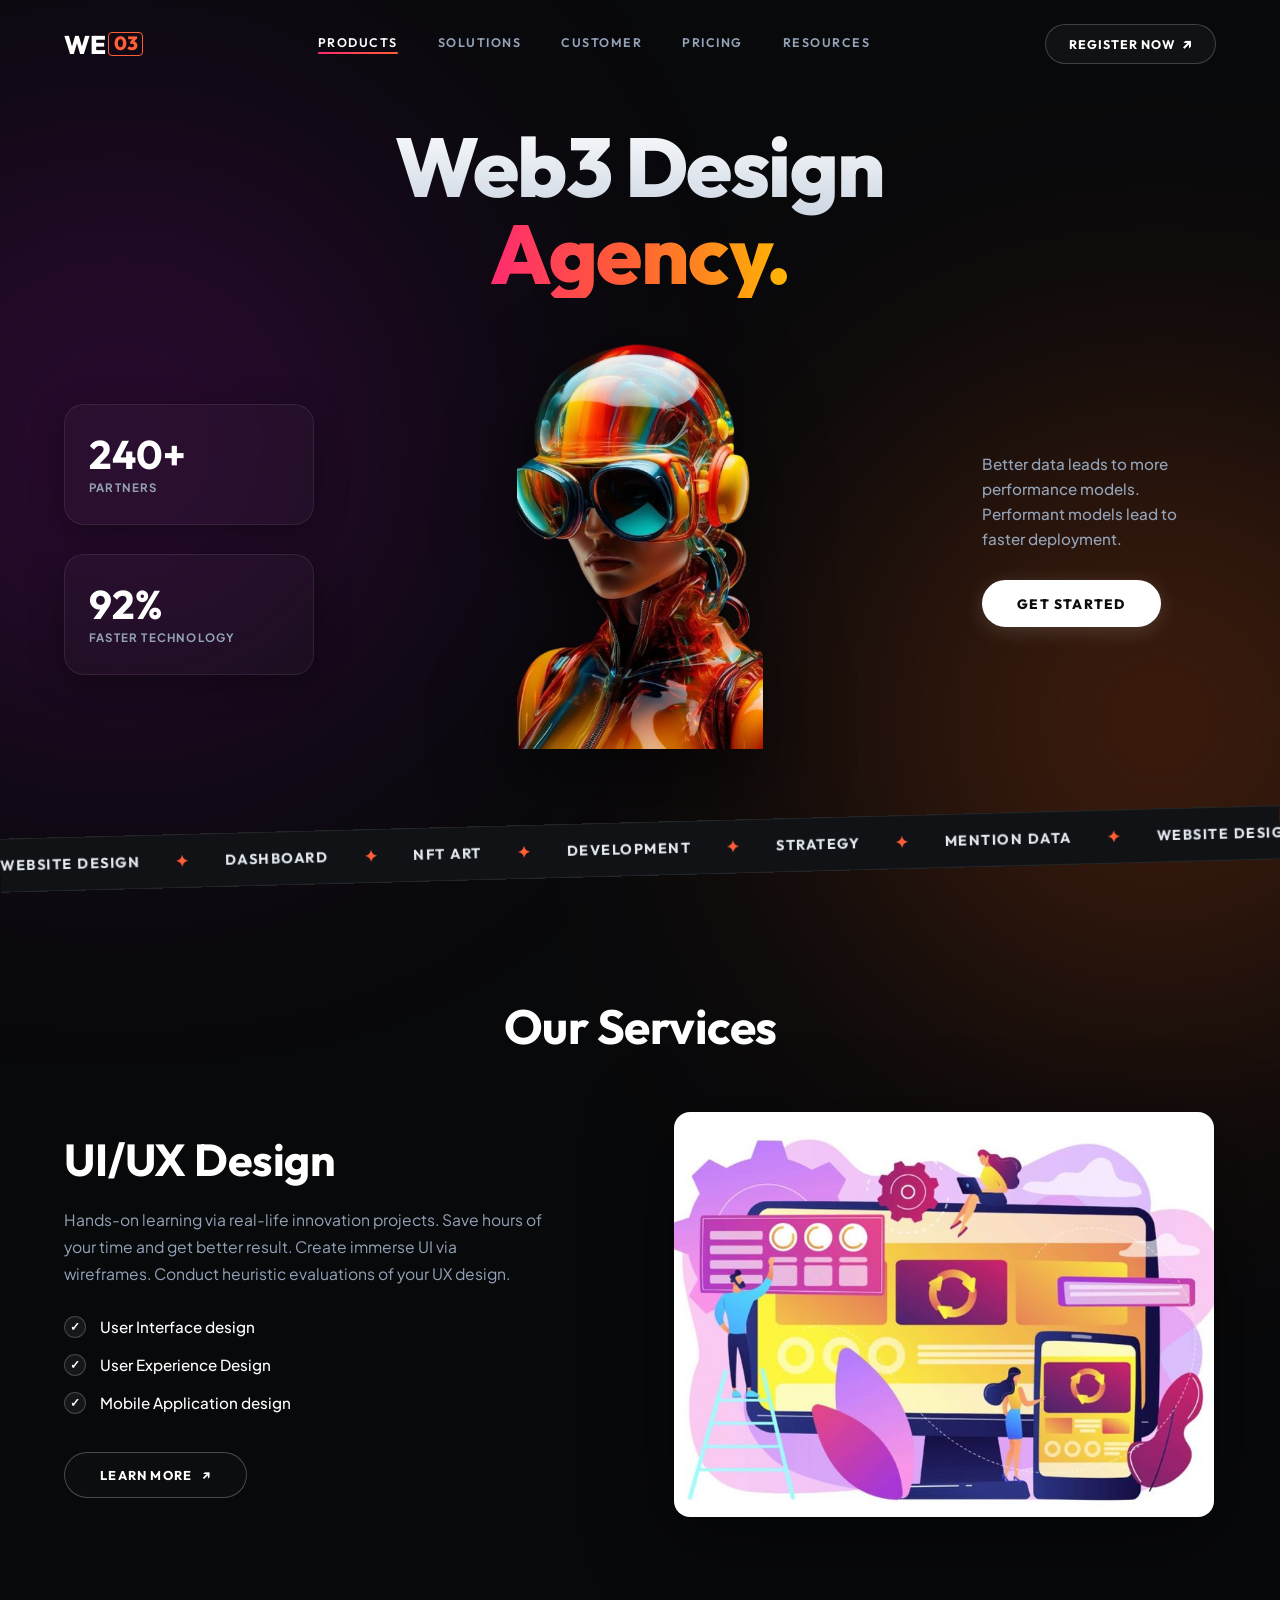
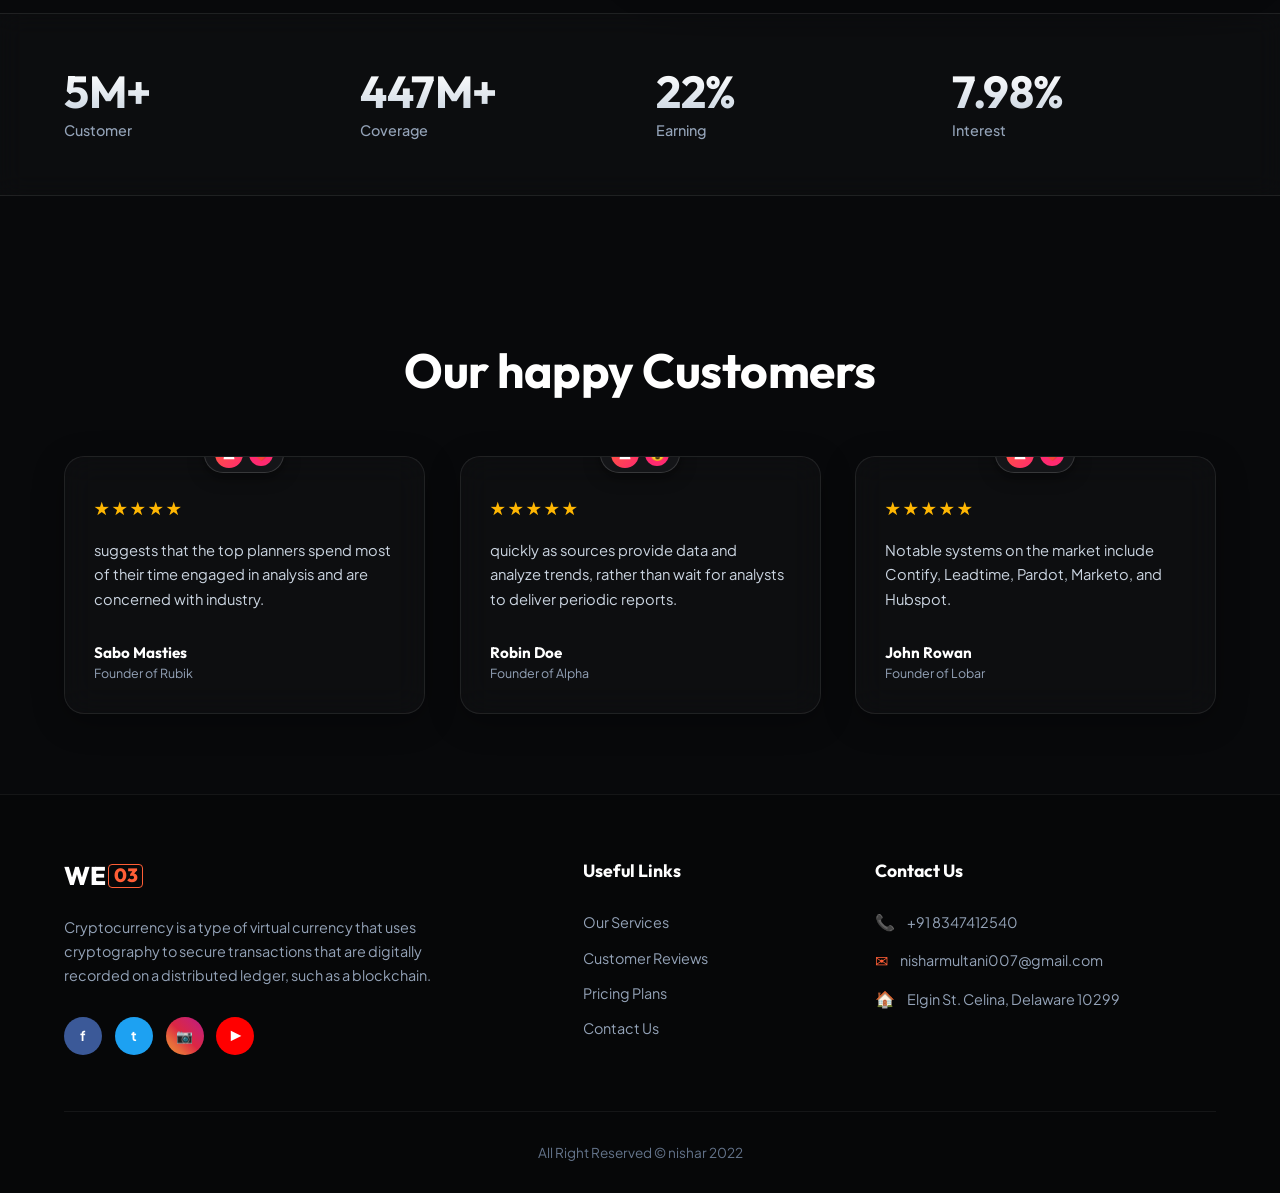
<file: index.html>
<!DOCTYPE html>
<html lang="en">

<head>
    <meta charset="UTF-8">
    <meta name="viewport" content="width=device-width, initial-scale=1.0">
    <title>WE03 - Web3 Design Agency</title>
    <meta name="description" content="WE03 is an elite Web3 Design Agency crafting high-performance decentralized interfaces, NFT art, dashboards, and digital experiences.">
    <link rel="preconnect" href="https://fonts.googleapis.com">
    <link rel="preconnect" href="https://fonts.gstatic.com" crossorigin>
    <link
        href="https://fonts.googleapis.com/css2?family=Outfit:wght@400;500;600;700;800&family=Plus+Jakarta+Sans:wght@400;500;600;700&display=swap"
        rel="stylesheet">
    <link rel="stylesheet" href="stylesheet.css">
</head>

<body>
    <div class="ambient-light light-left"></div>
    <div class="ambient-light light-right"></div>

    <div class="mobile-drawer" id="mobile-drawer" aria-hidden="true">
        <div class="mobile-nav-links">
            <a href="index.html" class="active">PRODUCTS</a>
            <a href="#services">SOLUTIONS</a>
            <a href="#testimonials">CUSTOMER</a>
            <a href="pricing.html">PRICING</a>
            <a href="#contact">RESOURCES</a>
        </div>
        <a href="pricing.html" class="btn-register">REGISTER NOW <span class="arrow">↗</span></a>
    </div>

    <div class="hero-viewport">
        <header>
            <div class="brand">
                <a href="index.html" class="brand-name">WE<span class="brand-highlight">03</span></a>
            </div>
            <nav>
                <a href="index.html" class="active">PRODUCTS</a>
                <a href="#services">SOLUTIONS</a>
                <a href="#testimonials">CUSTOMER</a>
                <a href="pricing.html">PRICING</a>
                <a href="#contact">RESOURCES</a>
            </nav>
            <div class="header-action">
                <a href="pricing.html" class="btn-register">REGISTER NOW <span class="arrow">↗</span></a>
            </div>
            <button class="menu-toggle" aria-label="Toggle navigation" aria-expanded="false" aria-controls="mobile-drawer">
                <span></span>
                <span></span>
                <span></span>
            </button>
        </header>

        <main class="hero-container">
            <h1 class="hero-title reveal-fade-up">
                <span class="title-white">Web3 Design</span><br>
                <span class="title-gradient">Agency.</span>
            </h1>

            <section class="hero-content">
                <div class="hero-left reveal-fade-right">
                    <div class="stat-card">
                        <h2 class="stat-number" data-counter="240" data-suffix="+">240+</h2>
                        <p class="stat-label">PARTNERS</p>
                    </div>
                    <div class="stat-card">
                        <h2 class="stat-number" data-counter="92" data-suffix="%">92%</h2>
                        <p class="stat-label">FASTER TECHNOLOGY</p>
                    </div>
                </div>

                <div class="hero-middle reveal-scale">
                    <div class="image-wrapper">
                        <img src="centre_f.png" alt="3D Web3 Artwork" class="hero-art">
                    </div>
                </div>

                <div class="hero-right reveal-fade-left">
                    <p class="hero-description">
                        Better data leads to more performance models. Performant models lead to faster deployment.
                    </p>
                    <a href="pricing.html" class="btn-primary">GET STARTED</a>
                </div>
            </section>
        </main>

        <div class="marquee-wrapper">
            <div class="marquee-track">
                <div class="marquee-content">
                    <span>Website Design</span> <span class="star">✦</span>
                    <span>Dashboard</span> <span class="star">✦</span>
                    <span>NFT ART</span> <span class="star">✦</span>
                    <span>Development</span> <span class="star">✦</span>
                    <span>Strategy</span> <span class="star">✦</span>
                    <span>Mention Data</span> <span class="star">✦</span>
                </div>
                <div class="marquee-content" aria-hidden="true">
                    <span>Website Design</span> <span class="star">✦</span>
                    <span>Dashboard</span> <span class="star">✦</span>
                    <span>NFT ART</span> <span class="star">✦</span>
                    <span>Development</span> <span class="star">✦</span>
                    <span>Strategy</span> <span class="star">✦</span>
                    <span>Mention Data</span> <span class="star">✦</span>
                </div>
            </div>
        </div>
    </div>

    <section id="services" class="our-services-section">
        <h2 class="section-title reveal-fade-up">Our Services</h2>
        <div class="service-card-container">
            <div class="service-info-col reveal-fade-right">
                <h3 class="service-heading">UI/UX Design</h3>
                <p class="service-description">
                    Hands-on learning via real-life innovation projects. Save hours of your time and get better result.
                    Create immerse UI via wireframes. Conduct heuristic evaluations of your UX design.
                </p>
                <ul class="service-checklist">
                    <li><span class="check-icon">✓</span> User Interface design</li>
                    <li><span class="check-icon">✓</span> User Experience Design</li>
                    <li><span class="check-icon">✓</span> Mobile Application design</li>
                </ul>
                <a href="pricing.html" class="btn-outline">LEARN MORE <span class="arrow">↗</span></a>
            </div>
            <div class="service-media-col reveal-fade-left">
                <img src="uiux.jpg" alt="UI/UX Design" class="service-image">
            </div>
        </div>
    </section>

    <section class="stats-banner-section">
        <div class="stats-banner-container">
            <div class="stat-banner-item reveal-fade-up delay-1">
                <h3 class="stat-banner-number" data-counter="5" data-suffix="M+">5M+</h3>
                <p class="stat-banner-label">Customer</p>
            </div>
            <div class="stat-banner-item reveal-fade-up delay-2">
                <h3 class="stat-banner-number" data-counter="450" data-suffix="M+">450M+</h3>
                <p class="stat-banner-label">Coverage</p>
            </div>
            <div class="stat-banner-item reveal-fade-up delay-3">
                <h3 class="stat-banner-number" data-counter="22" data-suffix="%">22%</h3>
                <p class="stat-banner-label">Earning</p>
            </div>
            <div class="stat-banner-item reveal-fade-up delay-4">
                <h3 class="stat-banner-number" data-counter="8.03" data-suffix="%">8.03%</h3>
                <p class="stat-banner-label">Interest</p>
            </div>
        </div>
    </section>

    <section id="testimonials" class="testimonials-section">
        <h2 class="section-title reveal-fade-up">Our happy Customers</h2>
        <div class="testimonials-grid">
            <div class="testimonial-card reveal-fade-up delay-1">
                <div class="avatar-badge">
                    <div class="avatar-img">
                        <svg width="16" height="16" viewBox="0 0 24 24" fill="currentColor">
                            <path
                                d="M12 12c2.21 0 4-1.79 4-4s-1.79-4-4-4-4 1.79-4 4 1.79 4 4 4zm0 2c-2.67 0-8 1.34-8 4v2h16v-2c0-2.66-5.33-4-8-4z" />
                        </svg>
                    </div>
                    <div class="reaction-badge">❤️</div>
                </div>
                <div class="rating-stars">★★★★★</div>
                <p class="testimonial-text">
                    suggests that the top planners spend most of their time engaged in analysis and are concerned with
                    industry.
                </p>
                <div class="testimonial-author">
                    <h4 class="author-name">Sabo Masties</h4>
                    <p class="author-role">Founder of Rubik</p>
                </div>
            </div>

            <div class="testimonial-card reveal-fade-up delay-2">
                <div class="avatar-badge">
                    <div class="avatar-img">
                        <svg width="16" height="16" viewBox="0 0 24 24" fill="currentColor">
                            <path
                                d="M12 12c2.21 0 4-1.79 4-4s-1.79-4-4-4-4 1.79-4 4 1.79 4 4 4zm0 2c-2.67 0-8 1.34-8 4v2h16v-2c0-2.66-5.33-4-8-4z" />
                        </svg>
                    </div>
                    <div class="reaction-badge">😍</div>
                </div>
                <div class="rating-stars">★★★★★</div>
                <p class="testimonial-text">
                    quickly as sources provide data and analyze trends, rather than wait for analysts to deliver
                    periodic reports.
                </p>
                <div class="testimonial-author">
                    <h4 class="author-name">Robin Doe</h4>
                    <p class="author-role">Founder of Alpha</p>
                </div>
            </div>

            <div class="testimonial-card reveal-fade-up delay-3">
                <div class="avatar-badge">
                    <div class="avatar-img">
                        <svg width="16" height="16" viewBox="0 0 24 24" fill="currentColor">
                            <path
                                d="M12 12c2.21 0 4-1.79 4-4s-1.79-4-4-4-4 1.79-4 4 1.79 4 4 4zm0 2c-2.67 0-8 1.34-8 4v2h16v-2c0-2.66-5.33-4-8-4z" />
                        </svg>
                    </div>
                    <div class="reaction-badge">❤️</div>
                </div>
                <div class="rating-stars">★★★★★</div>
                <p class="testimonial-text">
                    Notable systems on the market include Contify, Leadtime, Pardot, Marketo, and Hubspot.
                </p>
                <div class="testimonial-author">
                    <h4 class="author-name">John Rowan</h4>
                    <p class="author-role">Founder of Lobar</p>
                </div>
            </div>
        </div>
    </section>

    <footer id="contact" class="site-footer">
        <div class="footer-container">
            <div class="footer-col brand-col">
                <a href="index.html" class="brand-name">WE<span class="brand-highlight">03</span></a>
                <p class="footer-description">
                    Cryptocurrency is a type of virtual currency that uses cryptography to secure transactions that are
                    digitally recorded on a distributed ledger, such as a blockchain.
                </p>
                <div class="social-links">
                    <a href="#" class="social-icon fb" aria-label="Facebook">f</a>
                    <a href="#" class="social-icon tw" aria-label="Twitter">t</a>
                    <a href="#" class="social-icon ig" aria-label="Instagram">📷</a>
                    <a href="#" class="social-icon yt" aria-label="YouTube">▶</a>
                </div>
            </div>

            <div class="footer-col links-col">
                <h4 class="footer-heading">Useful Links</h4>
                <ul class="footer-links">
                    <li><a href="#services">Our Services</a></li>
                    <li><a href="#testimonials">Customer Reviews</a></li>
                    <li><a href="pricing.html">Pricing Plans</a></li>
                    <li><a href="#contact">Contact Us</a></li>
                </ul>
            </div>

            <div class="footer-col contact-col">
                <h4 class="footer-heading">Contact Us</h4>
                <ul class="contact-info">
                    <li><span class="contact-icon">📞</span> +91 8347412540</li>
                    <li><span class="contact-icon">✉</span> nisharmultani007@gmail.com</li>
                    <li><span class="contact-icon">🏠</span> Elgin St. Celina, Delaware 10299</li>
                </ul>
            </div>
        </div>

        <div class="footer-bottom">
            <p>All Right Reserved © nishar 2022</p>
        </div>
    </footer>

    <script src="app.js"></script>
</body>

</html>
</file>
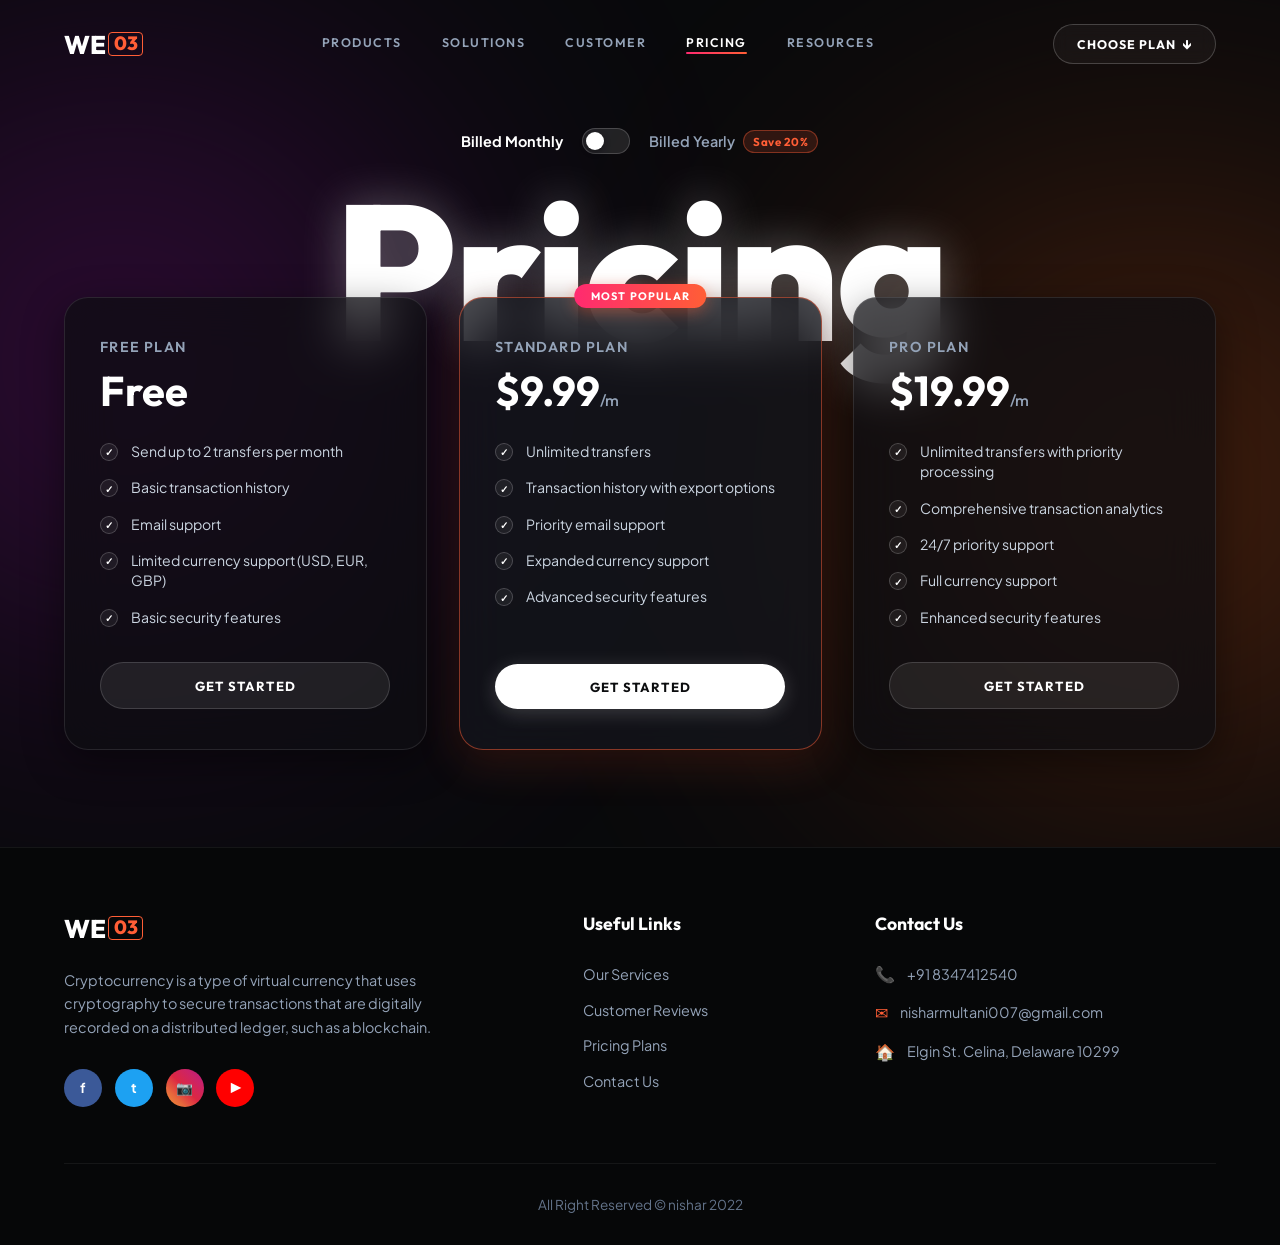
<file: pricing.html>
<!DOCTYPE html>
<html lang="en">

<head>
    <meta charset="UTF-8">
    <meta name="viewport" content="width=device-width, initial-scale=1.0">
    <title>WE03 - Transparent Pricing</title>
    <meta name="description" content="Transparent pricing plans for decentralized product design, tokenomics interfaces, NFT collections, and Web3 strategy.">
    <link rel="preconnect" href="https://fonts.googleapis.com">
    <link rel="preconnect" href="https://fonts.gstatic.com" crossorigin>
    <link
        href="https://fonts.googleapis.com/css2?family=Outfit:wght@400;500;600;700;800&family=Plus+Jakarta+Sans:wght@400;500;600;700&display=swap"
        rel="stylesheet">
    <link rel="stylesheet" href="pricing.css">
</head>

<body>
    <div class="ambient-light light-left"></div>
    <div class="ambient-light light-right"></div>

    <div class="mobile-drawer" id="mobile-drawer" aria-hidden="true">
        <div class="mobile-nav-links">
            <a href="index.html">PRODUCTS</a>
            <a href="index.html#services">SOLUTIONS</a>
            <a href="index.html#testimonials">CUSTOMER</a>
            <a href="pricing.html" class="active">PRICING</a>
            <a href="#contact">RESOURCES</a>
        </div>
        <a href="#plans" class="btn-register">CHOOSE PLAN <span class="arrow">↓</span></a>
    </div>

    <header>
        <div class="brand">
            <a href="index.html" class="brand-name">WE<span class="brand-highlight">03</span></a>
        </div>
        <nav>
            <a href="index.html">PRODUCTS</a>
            <a href="index.html#services">SOLUTIONS</a>
            <a href="index.html#testimonials">CUSTOMER</a>
            <a href="pricing.html" class="active">PRICING</a>
            <a href="#contact">RESOURCES</a>
        </nav>
        <div class="header-action">
            <a href="#plans" class="btn-register">CHOOSE PLAN <span class="arrow">↓</span></a>
        </div>
        <button class="menu-toggle" aria-label="Toggle navigation" aria-expanded="false" aria-controls="mobile-drawer">
            <span></span>
            <span></span>
            <span></span>
        </button>
    </header>

    <main class="pricing-stage" id="plans">
        <div class="pricing-toggle-bar reveal-fade-up">
            <span class="toggle-label monthly-label active">Billed Monthly</span>
            <label class="switch">
                <input type="checkbox" id="billing-toggle" aria-label="Toggle Monthly and Yearly Billing">
                <span class="slider"></span>
            </label>
            <span class="toggle-label yearly-label">
                Billed Yearly
                <span class="discount-badge">Save 20%</span>
            </span>
        </div>

        <div class="pricing-hero-wrap">
            <h1 class="bg-word reveal-scale">Pricing</h1>

            <div class="cards">
                <div class="card reveal-fade-up delay-1">
                    <div class="plan-name">Free plan</div>
                    <div class="price" data-monthly="Free" data-yearly="Free">Free</div>
                    <ul class="features">
                        <li><span class="check-icon">✓</span> Send up to 2 transfers per month</li>
                        <li><span class="check-icon">✓</span> Basic transaction history</li>
                        <li><span class="check-icon">✓</span> Email support</li>
                        <li><span class="check-icon">✓</span> Limited currency support (USD, EUR, GBP)</li>
                        <li><span class="check-icon">✓</span> Basic security features</li>
                    </ul>
                    <a href="#" class="btn-plan">Get started</a>
                </div>

                <div class="card featured reveal-fade-up delay-2">
                    <div class="featured-badge">Most popular</div>
                    <div class="plan-name">Standard plan</div>
                    <div class="price" data-monthly="9.99" data-yearly="7.99">$9.99<span>/m</span></div>
                    <ul class="features">
                        <li><span class="check-icon">✓</span> Unlimited transfers</li>
                        <li><span class="check-icon">✓</span> Transaction history with export options</li>
                        <li><span class="check-icon">✓</span> Priority email support</li>
                        <li><span class="check-icon">✓</span> Expanded currency support</li>
                        <li><span class="check-icon">✓</span> Advanced security features</li>
                    </ul>
                    <a href="#" class="btn-plan primary">Get started</a>
                </div>

                <div class="card reveal-fade-up delay-3">
                    <div class="plan-name">Pro plan</div>
                    <div class="price" data-monthly="19.99" data-yearly="15.99">$19.99<span>/m</span></div>
                    <ul class="features">
                        <li><span class="check-icon">✓</span> Unlimited transfers with priority processing</li>
                        <li><span class="check-icon">✓</span> Comprehensive transaction analytics</li>
                        <li><span class="check-icon">✓</span> 24/7 priority support</li>
                        <li><span class="check-icon">✓</span> Full currency support</li>
                        <li><span class="check-icon">✓</span> Enhanced security features</li>
                    </ul>
                    <a href="#" class="btn-plan">Get started</a>
                </div>
            </div>
        </div>
    </main>

    <footer id="contact" class="site-footer">
        <div class="footer-container">
            <div class="footer-col brand-col">
                <a href="index.html" class="brand-name">WE<span class="brand-highlight">03</span></a>
                <p class="footer-description">
                    Cryptocurrency is a type of virtual currency that uses cryptography to secure transactions that are
                    digitally recorded on a distributed ledger, such as a blockchain.
                </p>
                <div class="social-links">
                    <a href="#" class="social-icon fb" aria-label="Facebook">f</a>
                    <a href="#" class="social-icon tw" aria-label="Twitter">t</a>
                    <a href="#" class="social-icon ig" aria-label="Instagram">📷</a>
                    <a href="#" class="social-icon yt" aria-label="YouTube">▶</a>
                </div>
            </div>

            <div class="footer-col links-col">
                <h4 class="footer-heading">Useful Links</h4>
                <ul class="footer-links">
                    <li><a href="index.html#services">Our Services</a></li>
                    <li><a href="index.html#testimonials">Customer Reviews</a></li>
                    <li><a href="pricing.html">Pricing Plans</a></li>
                    <li><a href="#contact">Contact Us</a></li>
                </ul>
            </div>

            <div class="footer-col contact-col">
                <h4 class="footer-heading">Contact Us</h4>
                <ul class="contact-info">
                    <li><span class="contact-icon">📞</span> +91 8347412540</li>
                    <li><span class="contact-icon">✉</span> nisharmultani007@gmail.com</li>
                    <li><span class="contact-icon">🏠</span> Elgin St. Celina, Delaware 10299</li>
                </ul>
            </div>
        </div>

        <div class="footer-bottom">
            <p>All Right Reserved © nishar 2022</p>
        </div>
    </footer>

    <script src="app.js"></script>
</body>

</html>
</file>
<file: stylesheet.css>
/* ==========================================================================
   WE03 - Web3 Design Agency Stylesheet
   Modern Responsive Layouts, Glassmorphism, & Rich Animations
   ========================================================================== */

* {
    margin: 0;
    padding: 0;
    box-sizing: border-box;
}

:root {
    --bg-color: #08090b;
    --font-heading: 'Outfit', sans-serif;
    --font-body: 'Plus Jakarta Sans', sans-serif;
    --color-text-main: #ffffff;
    --color-text-muted: #94a3b8;
    --accent-orange: #ff5e36;
    --accent-pink: #ff2a70;
    --accent-yellow: #ffb703;
    --accent-purple: #7209b7;
    --ease-out-expo: cubic-bezier(0.16, 1, 0.3, 1);
}

html {
    scroll-behavior: smooth;
    overflow-x: hidden;
}

body {
    background-color: var(--bg-color);
    color: var(--color-text-main);
    font-family: var(--font-body);
    min-height: 100vh;
    position: relative;
    overflow-x: hidden;
    width: 100%;
    max-width: 100vw;
    display: flex;
    flex-direction: column;
    justify-content: space-between;
}

body.no-scroll {
    overflow: hidden;
    height: 100vh;
    touch-action: none;
}

/* ==========================================================================
   Ambient Background Glows with Pulse Animation
   ========================================================================== */
.ambient-light {
    position: absolute;
    width: 600px;
    height: 600px;
    border-radius: 50%;
    filter: blur(150px);
    pointer-events: none;
    z-index: 0;
    opacity: 0.28;
    animation: ambientFloat 14s ease-in-out infinite alternate;
}

.light-left {
    top: 5%;
    left: -180px;
    background: radial-gradient(circle, #b5179e 0%, #7209b7 100%);
}

.light-right {
    top: 15%;
    right: -180px;
    background: radial-gradient(circle, #f77f00 0%, #d62828 100%);
    animation-delay: -7s;
}

@keyframes ambientFloat {
    0% {
        transform: translate(0, 0) scale(1);
        opacity: 0.25;
    }

    50% {
        transform: translate(40px, -30px) scale(1.15);
        opacity: 0.38;
    }

    100% {
        transform: translate(-30px, 35px) scale(0.95);
        opacity: 0.22;
    }
}

/* ==========================================================================
   Header & Navigation
   ========================================================================== */
.hero-viewport {
    min-height: 100vh;
    display: flex;
    flex-direction: column;
    justify-content: space-between;
    position: relative;
    padding-top: 90px;
}

header {
    position: fixed;
    top: 0;
    z-index: 100;
    display: flex;
    align-items: center;
    justify-content: space-between;
    padding: 1.5rem 4rem;
    max-width: 14000px;
    margin: 0 auto;
    width: 100%;
    transition: background-color 0.3s ease, backdrop-filter 0.3s ease, border-bottom 0.3s ease, padding 0.3s ease;
}

header.scrolled {
    background: rgba(8, 9, 11, 0.85);
    backdrop-filter: blur(20px);
    -webkit-backdrop-filter: blur(20px);
    border-bottom: 1px solid rgba(255, 255, 255, 0.08);
    padding: 1rem 4rem;
}

.brand-name {
    font-family: var(--font-heading);
    color: #ffffff;
    text-decoration: none;
    font-size: 1.6rem;
    font-weight: 800;
    letter-spacing: -0.5px;
    display: inline-flex;
    align-items: center;
    transition: transform 0.3s ease;
}

.brand-name:hover {
    transform: scale(1.03);
}

.brand-highlight {
    color: var(--accent-orange);
    border: 1.5px solid var(--accent-orange);
    padding: 1px 5px;
    border-radius: 4px;
    margin-left: 3px;
    font-size: 1.2rem;
    line-height: 1;
    transition: all 0.3s ease;
}

.brand-name:hover .brand-highlight {
    background: var(--accent-orange);
    color: #08090b;
    box-shadow: 0 0 12px rgba(255, 94, 54, 0.6);
}

nav {
    display: flex;
    gap: 2.5rem;
    align-items: center;
}

nav a {
    color: #94a3b8;
    text-decoration: none;
    font-family: var(--font-heading);
    font-size: 0.78rem;
    font-weight: 600;
    letter-spacing: 1.5px;
    text-transform: uppercase;
    position: relative;
    padding-bottom: 4px;
    transition: color 0.3s ease;
}

nav a::after {
    content: '';
    position: absolute;
    bottom: 0;
    left: 0;
    width: 0;
    height: 2px;
    background: linear-gradient(90deg, var(--accent-pink), var(--accent-orange));
    transition: width 0.3s var(--ease-out-expo);
    border-radius: 2px;
}

nav a:hover,
nav a.active {
    color: #ffffff;
}

nav a:hover::after,
nav a.active::after {
    width: 100%;
}

.header-action {
    display: flex;
    align-items: center;
}

.btn-register {
    color: #ffffff;
    text-decoration: none;
    font-family: var(--font-heading);
    font-size: 0.78rem;
    font-weight: 700;
    letter-spacing: 1px;
    text-transform: uppercase;
    padding: 0.6rem 1.4rem;
    border-radius: 50px;
    border: 1px solid rgba(255, 255, 255, 0.2);
    background: rgba(255, 255, 255, 0.04);
    backdrop-filter: blur(8px);
    -webkit-backdrop-filter: blur(8px);
    display: inline-flex;
    align-items: center;
    gap: 6px;
    position: relative;
    overflow: hidden;
    transition: all 0.3s ease;
}

.btn-register:hover {
    border-color: rgba(255, 255, 255, 0.5);
    background: rgba(255, 255, 255, 0.1);
    transform: translateY(-2px);
    box-shadow: 0 4px 15px rgba(255, 255, 255, 0.1);
}

.btn-register .arrow {
    font-size: 0.95rem;
    transition: transform 0.3s ease;
}

.btn-register:hover .arrow {
    transform: translate(2px, -2px);
}

/* Shimmer Light Sweep on Buttons */
.btn-primary,
.btn-outline,
.btn-register {
    position: relative;
    overflow: hidden;
}

.btn-primary::after,
.btn-outline::after,
.btn-register::after {
    content: '';
    position: absolute;
    top: -50%;
    left: -70%;
    width: 45%;
    height: 200%;
    background: linear-gradient(60deg,
            rgba(255, 255, 255, 0) 0%,
            rgba(255, 255, 255, 0.3) 50%,
            rgba(255, 255, 255, 0) 100%);
    transform: rotate(25deg);
    transition: left 0.7s var(--ease-out-expo);
    pointer-events: none;
}

.btn-primary:hover::after,
.btn-outline:hover::after,
.btn-register:hover::after {
    left: 135%;
}

/* Hamburger Menu Button (Mobile) */
.menu-toggle {
    display: none;
    flex-direction: column;
    justify-content: space-between;
    width: 32px;
    height: 22px;
    background: transparent;
    border: none;
    cursor: pointer;
    padding: 0;
    z-index: 1001;
}

.menu-toggle span {
    display: block;
    width: 100%;
    height: 2.5px;
    background: #ffffff;
    border-radius: 4px;
    transition: all 0.35s var(--ease-out-expo);
    transform-origin: left center;
}

.menu-toggle.active span:nth-child(1) {
    transform: rotate(45deg) translate(2px, -1px);
}

.menu-toggle.active span:nth-child(2) {
    opacity: 0;
    transform: scaleX(0);
}

.menu-toggle.active span:nth-child(3) {
    transform: rotate(-45deg) translate(2px, 1px);
}

/* Mobile Drawer Overlay */
.mobile-drawer {
    position: fixed;
    top: 0;
    left: 0;
    width: 100vw;
    height: 100vh;
    background: rgba(8, 9, 11, 0.96);
    backdrop-filter: blur(25px);
    -webkit-backdrop-filter: blur(25px);
    z-index: 999;
    display: flex;
    flex-direction: column;
    justify-content: center;
    align-items: center;
    padding: 2.5rem 1.5rem;
    opacity: 0;
    pointer-events: none;
    visibility: hidden;
    transition: opacity 0.35s var(--ease-out-expo), visibility 0.35s;
}

.mobile-drawer.open {
    opacity: 1;
    pointer-events: auto;
    visibility: visible;
}

.mobile-nav-links {
    display: flex;
    flex-direction: column;
    align-items: center;
    gap: 1.8rem;
    margin-bottom: 2.5rem;
}

.mobile-nav-links a {
    font-family: var(--font-heading);
    font-size: 1.4rem;
    font-weight: 700;
    letter-spacing: 2px;
    color: #94a3b8;
    text-decoration: none;
    text-transform: uppercase;
    transform: translateY(20px);
    opacity: 0;
    transition: color 0.3s ease, transform 0.4s var(--ease-out-expo), opacity 0.4s;
}

.mobile-drawer.open .mobile-nav-links a {
    transform: translateY(0);
    opacity: 1;
}

.mobile-drawer.open .mobile-nav-links a:nth-child(1) {
    transition-delay: 0.08s;
}

.mobile-drawer.open .mobile-nav-links a:nth-child(2) {
    transition-delay: 0.14s;
}

.mobile-drawer.open .mobile-nav-links a:nth-child(3) {
    transition-delay: 0.20s;
}

.mobile-drawer.open .mobile-nav-links a:nth-child(4) {
    transition-delay: 0.26s;
}

.mobile-drawer.open .mobile-nav-links a:nth-child(5) {
    transition-delay: 0.32s;
}

.mobile-drawer .btn-register {
    transform: translateY(20px);
    opacity: 0;
    transition: transform 0.4s var(--ease-out-expo), opacity 0.4s;
    transition-delay: 0.38s;
}

.mobile-drawer.open .btn-register {
    transform: translateY(0);
    opacity: 1;
}

.mobile-nav-links a:hover,
.mobile-nav-links a.active {
    color: #ffffff;
    transform: scale(1.05);
}

/* ==========================================================================
   Hero Container & Content
   ========================================================================== */
.hero-container {
    position: relative;
    z-index: 5;
    max-width: 1400px;
    margin: 0 auto;
    width: 100%;
    padding: 1.5rem 4rem 2.5rem 4rem;
    display: flex;
    flex-direction: column;
    align-items: center;
    justify-content: center;
    flex: 1;
}

.hero-title {
    text-align: center;
    font-family: var(--font-heading);
    font-size: clamp(3rem, 6.5vw, 5.2rem);
    font-weight: 800;
    line-height: 1.05;
    margin-bottom: 2rem;
    letter-spacing: -1.5px;
}

.title-white {
    background: linear-gradient(180deg, #ffffff 0%, #cbd5e1 100%);
    -webkit-background-clip: text;
    -webkit-text-fill-color: transparent;
}

.title-gradient {
    background: linear-gradient(90deg, #ff2a70 0%, #ff5e36 45%, #ffb703 100%);
    -webkit-background-clip: text;
    -webkit-text-fill-color: transparent;
    display: inline-block;
}

.hero-content {
    width: 100%;
    display: grid;
    grid-template-columns: minmax(220px, 250px) 1fr minmax(220px, 250px);
    align-items: center;
    gap: 2.5rem;
}

.hero-left {
    display: flex;
    flex-direction: column;
    gap: 1.8rem;
}

/* Spotlight Glowing Stat Card */
.stat-card {
    background: rgba(255, 255, 255, 0.025);
    backdrop-filter: blur(16px);
    -webkit-backdrop-filter: blur(16px);
    border: 1px solid rgba(255, 255, 255, 0.08);
    border-radius: 20px;
    padding: 1.8rem 1.5rem;
    box-shadow: 0 8px 32px 0 rgba(0, 0, 0, 0.37);
    transition: transform 0.4s var(--ease-out-expo), border-color 0.4s ease, box-shadow 0.4s ease;
    position: relative;
    overflow: hidden;
}

.stat-card::before {
    content: '';
    position: absolute;
    top: var(--mouse-y, -150px);
    left: var(--mouse-x, -150px);
    transform: translate(-50%, -50%);
    width: 250px;
    height: 250px;
    background: radial-gradient(circle, rgba(255, 94, 54, 0.16) 0%, rgba(255, 42, 112, 0.05) 40%, transparent 70%);
    border-radius: 50%;
    opacity: 0;
    pointer-events: none;
    transition: opacity 0.3s ease;
    z-index: 0;
}

.stat-card:hover::before {
    opacity: 1;
}

.stat-card>* {
    position: relative;
    z-index: 1;
}

.stat-card:hover {
    transform: translateY(-6px);
    border-color: rgba(255, 94, 54, 0.35);
    box-shadow: 0 14px 40px rgba(0, 0, 0, 0.5), 0 0 20px rgba(255, 94, 54, 0.12);
}

.stat-number {
    font-family: var(--font-heading);
    font-size: 2.5rem;
    font-weight: 700;
    color: #ffffff;
    margin-bottom: 0.4rem;
    line-height: 1;
}

.stat-label {
    font-size: 0.72rem;
    font-weight: 700;
    color: #94a3b8;
    letter-spacing: 1.2px;
    text-transform: uppercase;
}

.hero-middle {
    display: flex;
    justify-content: center;
    align-items: center;
    position: relative;
    width: 100%;
}

.image-wrapper {
    position: relative;
    max-width: 380px;
    width: 100%;
    display: flex;
    justify-content: center;
}

.hero-art {
    width: 100%;
    height: auto;
    max-height: 420px;
    object-fit: contain;
    display: block;
    filter: drop-shadow(0 20px 40px rgba(0, 0, 0, 0.6));
    animation: float 6s ease-in-out infinite;
    transition: transform 0.5s var(--ease-out-expo), filter 0.5s ease;
}

.hero-middle:hover .hero-art {
    filter: drop-shadow(0 25px 50px rgba(255, 94, 54, 0.35));
}

@keyframes float {

    0%,
    100% {
        transform: translateY(0px) rotate(0deg);
    }

    50% {
        transform: translateY(-14px) rotate(1.2deg);
    }
}

.hero-right {
    display: flex;
    flex-direction: column;
    align-items: flex-start;
    gap: 1.8rem;
    padding-left: 1rem;
}

.hero-description {
    font-size: 0.95rem;
    line-height: 1.65;
    color: #94a3b8;
    font-weight: 500;
}

.btn-primary {
    display: inline-flex;
    align-items: center;
    justify-content: center;
    background-color: #ffffff;
    color: #0c0d0f;
    font-family: var(--font-heading);
    font-weight: 800;
    font-size: 0.85rem;
    letter-spacing: 1.2px;
    padding: 0.9rem 2.2rem;
    border-radius: 50px;
    text-decoration: none;
    text-transform: uppercase;
    transition: all 0.3s ease;
    box-shadow: 0 4px 20px rgba(255, 255, 255, 0.15);
}

.btn-primary:hover {
    background-color: #f1f5f9;
    transform: translateY(-3px);
    box-shadow: 0 10px 30px rgba(255, 255, 255, 0.28);
}

/* ==========================================================================
   Marquee Banner
   ========================================================================== */
.marquee-wrapper {
    width: 100%;
    max-width: 100%;
    background: #111215;
    border-top: 1px solid rgba(255, 255, 255, 0.08);
    border-bottom: 1px solid rgba(255, 255, 255, 0.08);
    padding: 1rem 0;
    transform: rotate(-1.5deg);
    overflow: hidden;
    position: relative;
    z-index: 10;
    margin: 1.5rem 0;
}

.marquee-track {
    display: flex;
    width: max-content;
    animation: marquee 25s linear infinite;
    transition: animation-play-state 0.3s;
}

.marquee-track:hover {
    animation-play-state: paused;
}

.marquee-content {
    display: flex;
    align-items: center;
    gap: 2.2rem;
    padding-right: 2.2rem;
    white-space: nowrap;
}

.marquee-content span {
    font-family: var(--font-heading);
    font-size: 0.9rem;
    font-weight: 700;
    letter-spacing: 1.5px;
    text-transform: uppercase;
    color: #e2e8f0;
}

.marquee-content .star {
    color: var(--accent-orange);
    font-size: 1rem;
    display: inline-block;
    animation: starPulse 3s ease-in-out infinite;
}

@keyframes starPulse {

    0%,
    100% {
        transform: scale(1) rotate(0deg);
        opacity: 0.8;
    }

    50% {
        transform: scale(1.3) rotate(45deg);
        opacity: 1;
    }
}

@keyframes marquee {
    0% {
        transform: translateX(0);
    }

    100% {
        transform: translateX(-50%);
    }
}

/* ==========================================================================
   Our Services Section
   ========================================================================== */
.our-services-section {
    position: relative;
    z-index: 5;
    max-width: 1300px;
    margin: 0 auto;
    width: 100%;
    padding: 6rem 4rem 4rem 4rem;
}

.section-title {
    font-family: var(--font-heading);
    font-size: clamp(2.2rem, 5vw, 3rem);
    font-weight: 700;
    color: #ffffff;
    margin-bottom: 3.5rem;
    text-align: center;
    letter-spacing: -0.5px;
}

.service-card-container {
    display: grid;
    grid-template-columns: 1fr 1fr;
    align-items: center;
    gap: 4rem;
    width: 100%;
}

.service-info-col {
    display: flex;
    flex-direction: column;
    align-items: flex-start;
    text-align: left;
}

.service-heading {
    font-family: var(--font-heading);
    font-size: clamp(2rem, 4.5vw, 2.8rem);
    font-weight: 700;
    color: #ffffff;
    margin-bottom: 1.2rem;
    letter-spacing: -0.5px;
}

.service-description {
    font-size: 0.98rem;
    line-height: 1.7;
    color: #94a3b8;
    margin-bottom: 1.8rem;
    max-width: 480px;
    font-weight: 400;
}

.service-checklist {
    list-style: none;
    display: flex;
    flex-direction: column;
    gap: 1rem;
    margin-bottom: 2.4rem;
    padding: 0;
}

.service-checklist li {
    display: flex;
    align-items: center;
    gap: 0.9rem;
    color: #ffffff;
    font-size: 0.95rem;
    font-weight: 500;
    transition: transform 0.3s ease;
}

.service-checklist li:hover {
    transform: translateX(4px);
}

.check-icon {
    display: inline-flex;
    align-items: center;
    justify-content: center;
    width: 22px;
    height: 22px;
    border-radius: 50%;
    background: rgba(255, 255, 255, 0.06);
    border: 1px solid rgba(255, 255, 255, 0.2);
    color: #ffffff;
    font-size: 0.75rem;
    font-weight: 700;
    flex-shrink: 0;
    transition: all 0.3s ease;
}

.service-checklist li:hover .check-icon {
    background: var(--accent-orange);
    border-color: var(--accent-orange);
    color: #08090b;
    box-shadow: 0 0 10px rgba(255, 94, 54, 0.5);
}

.btn-outline {
    display: inline-flex;
    align-items: center;
    gap: 0.6rem;
    padding: 0.85rem 2.2rem;
    border-radius: 50px;
    border: 1px solid rgba(255, 255, 255, 0.25);
    background: rgba(255, 255, 255, 0.02);
    color: #ffffff;
    text-decoration: none;
    font-family: var(--font-heading);
    font-size: 0.8rem;
    font-weight: 700;
    letter-spacing: 1.2px;
    text-transform: uppercase;
    transition: all 0.3s ease;
}

.btn-outline:hover {
    background: #ffffff;
    color: #08090b;
    border-color: #ffffff;
    transform: translateY(-2px);
    box-shadow: 0 8px 25px rgba(255, 255, 255, 0.2);
}

.btn-outline .arrow {
    transition: transform 0.3s ease;
}

.btn-outline:hover .arrow {
    transform: translate(2px, -2px);
}

.service-media-col {
    display: flex;
    justify-content: center;
    align-items: center;
    position: relative;
    width: 100%;
}

.service-image {
    width: 100%;
    max-width: 540px;
    height: auto;
    object-fit: contain;
    display: block;
    filter: drop-shadow(0 20px 40px rgba(0, 0, 0, 0.5));
    border-radius: 16px;
    transition: transform 0.5s var(--ease-out-expo), filter 0.5s ease;
}

.service-media-col:hover .service-image {
    transform: scale(1.02) translateY(-4px);
    filter: drop-shadow(0 25px 50px rgba(255, 94, 54, 0.25));
}

/* ==========================================================================
   Stats Banner Section
   ========================================================================== */
.stats-banner-section {
    position: relative;
    z-index: 5;
    width: 100%;
    background: rgba(255, 255, 255, 0.02);
    backdrop-filter: blur(12px);
    -webkit-backdrop-filter: blur(12px);
    border-top: 1px solid rgba(255, 255, 255, 0.08);
    border-bottom: 1px solid rgba(255, 255, 255, 0.08);
    padding: 3.5rem 4rem;
    margin-top: 2rem;
    margin-bottom: 4rem;
}

.stats-banner-container {
    max-width: 1300px;
    margin: 0 auto;
    display: grid;
    grid-template-columns: repeat(4, 1fr);
    gap: 2rem;
    align-items: center;
}

.stat-banner-item {
    display: flex;
    flex-direction: column;
    gap: 0.4rem;
    transition: transform 0.3s ease;
}

.stat-banner-item:hover {
    transform: translateY(-4px);
}

.stat-banner-number {
    font-family: var(--font-heading);
    font-size: clamp(2.2rem, 4vw, 2.8rem);
    font-weight: 700;
    color: #ffffff;
    line-height: 1;
    letter-spacing: -0.5px;
    background: linear-gradient(180deg, #ffffff 0%, #cbd5e1 100%);
    -webkit-background-clip: text;
    -webkit-text-fill-color: transparent;
}

.stat-banner-label {
    font-size: 0.9rem;
    color: #94a3b8;
    font-weight: 500;
}

/* ==========================================================================
   Testimonials Section
   ========================================================================== */
.testimonials-section {
    position: relative;
    z-index: 5;
    max-width: 1300px;
    margin: 0 auto;
    width: 100%;
    padding: 5rem 4rem 3rem 4rem;
    text-align: center;
}

.testimonials-section .section-title {
    margin-bottom: 3.5rem;
}

.testimonials-grid {
    display: grid;
    grid-template-columns: repeat(3, 1fr);
    gap: 2.2rem;
    margin-top: 2rem;
}

.testimonial-card {
    background: rgba(255, 255, 255, 0.025);
    backdrop-filter: blur(16px);
    -webkit-backdrop-filter: blur(16px);
    border: 1px solid rgba(255, 255, 255, 0.08);
    border-radius: 20px;
    padding: 2.5rem 1.8rem 2rem 1.8rem;
    position: relative;
    overflow: hidden;
    text-align: left;
    display: flex;
    flex-direction: column;
    justify-content: space-between;
    box-shadow: 0 8px 32px 0 rgba(0, 0, 0, 0.3);
    transition: transform 0.4s var(--ease-out-expo), border-color 0.4s ease, box-shadow 0.4s ease;
}

.testimonial-card::before {
    content: '';
    position: absolute;
    top: var(--mouse-y, -150px);
    left: var(--mouse-x, -150px);
    transform: translate(-50%, -50%);
    width: 260px;
    height: 260px;
    background: radial-gradient(circle, rgba(255, 94, 54, 0.16) 0%, rgba(255, 42, 112, 0.05) 40%, transparent 70%);
    border-radius: 50%;
    opacity: 0;
    pointer-events: none;
    transition: opacity 0.3s ease;
    z-index: 0;
}

.testimonial-card:hover::before {
    opacity: 1;
}

.testimonial-card>* {
    position: relative;
    z-index: 1;
}

.testimonial-card:hover {
    transform: translateY(-6px);
    border-color: rgba(255, 94, 54, 0.35);
    box-shadow: 0 14px 40px rgba(0, 0, 0, 0.5), 0 0 20px rgba(255, 94, 54, 0.1);
}

.avatar-badge {
    position: absolute;
    top: -22px;
    left: 50%;
    transform: translateX(-50%);
    display: flex;
    align-items: center;
    gap: 6px;
    background: #141518;
    padding: 4px 10px;
    border-radius: 30px;
    border: 1px solid rgba(255, 255, 255, 0.15);
    box-shadow: 0 4px 15px rgba(0, 0, 0, 0.5);
    transition: transform 0.3s ease;
}

.testimonial-card:hover .avatar-badge {
    transform: translateX(-50%) scale(1.05);
}

.avatar-img {
    width: 28px;
    height: 28px;
    border-radius: 50%;
    background: linear-gradient(135deg, #ff5e36, #ff2a70);
    display: flex;
    align-items: center;
    justify-content: center;
    color: #fff;
    overflow: hidden;
}

.reaction-badge {
    width: 24px;
    height: 24px;
    border-radius: 50%;
    background: #ff2a70;
    display: flex;
    align-items: center;
    justify-content: center;
    font-size: 0.75rem;
}

.rating-stars {
    color: #ffb703;
    font-size: 1.1rem;
    letter-spacing: 2px;
    margin-bottom: 1.2rem;
}

.testimonial-text {
    font-size: 0.92rem;
    line-height: 1.65;
    color: #cbd5e1;
    margin-bottom: 2rem;
    font-weight: 400;
}

.testimonial-author {
    margin-top: auto;
}

.author-name {
    font-family: var(--font-heading);
    font-size: 0.95rem;
    font-weight: 700;
    color: #ffffff;
    margin-bottom: 0.2rem;
}

.author-role {
    font-size: 0.78rem;
    color: #94a3b8;
}

/* ==========================================================================
   Site Footer
   ========================================================================== */
.site-footer {
    position: relative;
    z-index: 5;
    width: 100%;
    background: #060708;
    border-top: 1px solid rgba(255, 255, 255, 0.06);
    padding: 4rem 4rem 2rem 4rem;
    margin-top: 2rem;
}

.footer-container {
    max-width: 1300px;
    margin: 0 auto;
    display: grid;
    grid-template-columns: 2fr 1fr 1.5fr;
    gap: 4rem;
    margin-bottom: 3.5rem;
}

.footer-col {
    display: flex;
    flex-direction: column;
    align-items: flex-start;
}

.brand-col .brand-name {
    margin-bottom: 1.5rem;
}

.footer-description {
    font-size: 0.9rem;
    line-height: 1.65;
    color: #94a3b8;
    max-width: 380px;
    margin-bottom: 1.8rem;
    text-align: left;
}

.social-links {
    display: flex;
    gap: 0.8rem;
}

.social-icon {
    width: 38px;
    height: 38px;
    border-radius: 50%;
    display: flex;
    align-items: center;
    justify-content: center;
    text-decoration: none;
    color: #ffffff;
    font-size: 0.85rem;
    font-weight: 700;
    transition: transform 0.3s var(--ease-out-expo), box-shadow 0.3s ease;
}

.social-icon:hover {
    transform: translateY(-4px) scale(1.08);
}

.social-icon.fb {
    background: #3b5998;
}

.social-icon.fb:hover {
    box-shadow: 0 4px 15px rgba(59, 89, 152, 0.5);
}

.social-icon.tw {
    background: #1da1f2;
}

.social-icon.tw:hover {
    box-shadow: 0 4px 15px rgba(29, 161, 242, 0.5);
}

.social-icon.ig {
    background: linear-gradient(45deg, #f09433, #e6683c, #dc2743, #cc2366, #bc1888);
}

.social-icon.ig:hover {
    box-shadow: 0 4px 15px rgba(220, 39, 67, 0.5);
}

.social-icon.yt {
    background: #ff0000;
}

.social-icon.yt:hover {
    box-shadow: 0 4px 15px rgba(255, 0, 0, 0.5);
}

.footer-heading {
    font-family: var(--font-heading);
    font-size: 1.1rem;
    font-weight: 700;
    color: #ffffff;
    margin-bottom: 1.8rem;
}

.footer-links {
    list-style: none;
    display: flex;
    flex-direction: column;
    gap: 0.9rem;
    padding: 0;
    text-align: left;
}

.footer-links a {
    color: #94a3b8;
    text-decoration: none;
    font-size: 0.9rem;
    transition: color 0.3s ease, transform 0.3s ease;
    display: inline-block;
}

.footer-links a:hover {
    color: #ffffff;
    transform: translateX(4px);
}

.contact-info {
    list-style: none;
    display: flex;
    flex-direction: column;
    gap: 1.1rem;
    padding: 0;
    text-align: left;
}

.contact-info li {
    display: flex;
    align-items: center;
    gap: 0.8rem;
    color: #94a3b8;
    font-size: 0.9rem;
}

.contact-icon {
    font-size: 1rem;
    color: #ff5e36;
}

.footer-bottom {
    max-width: 1300px;
    margin: 0 auto;
    border-top: 1px solid rgba(255, 255, 255, 0.06);
    padding-top: 2rem;
    text-align: center;
    color: #64748b;
    font-size: 0.85rem;
}

/* ==========================================================================
   Scroll Reveal Animation Classes
   ========================================================================== */
.reveal-fade-up {
    opacity: 0;
    transform: translateY(35px);
    transition: opacity 0.8s var(--ease-out-expo), transform 0.8s var(--ease-out-expo);
    will-change: opacity, transform;
}

.reveal-fade-left {
    opacity: 0;
    transform: translateX(-35px);
    transition: opacity 0.8s var(--ease-out-expo), transform 0.8s var(--ease-out-expo);
    will-change: opacity, transform;
}

.reveal-fade-right {
    opacity: 0;
    transform: translateX(35px);
    transition: opacity 0.8s var(--ease-out-expo), transform 0.8s var(--ease-out-expo);
    will-change: opacity, transform;
}

.reveal-scale {
    opacity: 0;
    transform: scale(0.92);
    transition: opacity 0.8s var(--ease-out-expo), transform 0.8s var(--ease-out-expo);
    will-change: opacity, transform;
}

.reveal-fade-up.revealed,
.reveal-fade-left.revealed,
.reveal-fade-right.revealed,
.reveal-scale.revealed {
    opacity: 1;
    transform: translate(0, 0) scale(1);
}

.delay-1 {
    transition-delay: 0.1s;
}

.delay-2 {
    transition-delay: 0.2s;
}

.delay-3 {
    transition-delay: 0.3s;
}

.delay-4 {
    transition-delay: 0.4s;
}

/* ==========================================================================
   Responsive Breakpoints
   ========================================================================== */

/* Large Tablets & Small Laptops (max-width: 1024px) */
@media (max-width: 1024px) {
    header {
        padding: 1.25rem 2rem;
    }

    header.scrolled {
        padding: 1rem 2rem;
    }

    .hero-container {
        padding: 1.5rem 2rem 2rem 2rem;
    }

    .hero-content {
        grid-template-columns: 1fr 1fr;
        gap: 2rem;
    }

    .hero-middle {
        grid-column: 1 / -1;
        order: -1;
    }

    .image-wrapper {
        max-width: 320px;
    }

    .hero-art {
        max-height: 340px;
    }

    .service-card-container {
        gap: 2.5rem;
    }

    .testimonials-grid {
        grid-template-columns: repeat(2, 1fr);
        gap: 3rem 2rem;
    }

    .testimonial-card:last-child {
        grid-column: 1 / -1;
        max-width: 600px;
        margin: 0 auto;
        width: 100%;
    }

    .our-services-section,
    .testimonials-section,
    .stats-banner-section,
    .site-footer {
        padding-left: 2rem;
        padding-right: 2rem;
    }
}

/* Tablets (max-width: 900px) */
@media (max-width: 900px) {

    /* Switch to mobile hamburger nav */
    nav,
    .header-action {
        display: none;
    }

    .menu-toggle {
        display: flex;
    }

    .hero-viewport {
        min-height: auto;
        gap: 1.5rem;
        padding-bottom: 2rem;
    }

    .service-card-container {
        grid-template-columns: 1fr;
        gap: 2.5rem;
    }

    .service-media-col {
        order: -1;
    }

    .service-info-col {
        align-items: center;
        text-align: center;
    }

    .service-description {
        text-align: center;
    }

    .service-checklist {
        align-items: flex-start;
    }

    .stats-banner-container {
        grid-template-columns: repeat(2, 1fr);
        gap: 2rem 1.5rem;
    }

    .footer-container {
        grid-template-columns: 1fr;
        gap: 2.5rem;
    }
}

/* Small Tablets & Large Phones (max-width: 768px) */
@media (max-width: 768px) {
    header {
        padding: 1.2rem 1.5rem;
    }

    header.scrolled {
        padding: 0.9rem 1.5rem;
    }

    .hero-container {
        padding: 1rem 1.5rem 2rem 1.5rem;
    }

    .hero-title {
        font-size: clamp(2.4rem, 8.5vw, 3.4rem);
        margin-bottom: 1.5rem;
    }

    .hero-content {
        grid-template-columns: 1fr;
        gap: 2rem;
    }

    .hero-middle {
        order: 1;
    }

    .hero-left {
        order: 2;
        display: grid;
        grid-template-columns: 1fr 1fr;
        gap: 1rem;
        width: 100%;
    }

    .hero-right {
        order: 3;
        padding-left: 0;
        align-items: center;
        text-align: center;
    }

    .hero-description {
        text-align: center;
        max-width: 440px;
    }

    .marquee-wrapper {
        transform: rotate(-1deg);
        width: 100%;
        margin: 1.2rem 0;
    }

    .testimonials-section {
        padding: 4rem 1.5rem 2rem 1.5rem;
    }

    .testimonials-grid {
        grid-template-columns: 1fr;
        gap: 3.5rem;
        margin-top: 2rem;
    }

    .testimonial-card:last-child {
        max-width: 100%;
    }

    .our-services-section {
        padding: 4rem 1.5rem 2rem 1.5rem;
    }

    .site-footer {
        padding: 3.5rem 1.5rem 2rem 1.5rem;
    }
}

/* Phones (max-width: 480px) */
@media (max-width: 480px) {
    header {
        padding: 1rem 1.2rem;
    }

    header.scrolled {
        padding: 0.8rem 1.2rem;
    }

    .brand-name {
        font-size: 1.4rem;
    }

    .brand-highlight {
        font-size: 1rem;
    }

    .hero-container {
        padding: 0.8rem 1.2rem 1.5rem 1.2rem;
    }

    .hero-title {
        font-size: 2.2rem;
        letter-spacing: -1px;
    }

    .hero-left {
        grid-template-columns: 1fr;
        gap: 1rem;
    }

    .stat-card {
        padding: 1.4rem 1.2rem;
        border-radius: 16px;
    }

    .stat-number {
        font-size: 2.2rem;
    }

    .image-wrapper {
        max-width: 260px;
    }

    .hero-art {
        max-height: 280px;
    }

    .btn-primary {
        width: 100%;
        padding: 0.85rem 1.5rem;
    }

    .marquee-wrapper {
        transform: rotate(0deg);
    }

    .marquee-content {
        gap: 1.5rem;
        padding-right: 1.5rem;
    }

    .marquee-content span {
        font-size: 0.8rem;
    }

    .stats-banner-container {
        grid-template-columns: 1fr;
        gap: 1.8rem;
        text-align: center;
    }

    .stat-banner-item {
        align-items: center;
    }

    .stats-banner-section {
        padding: 2.2rem 1.2rem;
    }

    .our-services-section,
    .testimonials-section,
    .site-footer {
        padding-left: 1.2rem;
        padding-right: 1.2rem;
    }

    .service-heading {
        font-size: 1.8rem;
    }

    .btn-outline {
        width: 100%;
        justify-content: center;
    }

    .testimonial-card {
        padding: 2.2rem 1.2rem 1.6rem 1.2rem;
        border-radius: 16px;
    }

    .ambient-light {
        width: 320px;
        height: 320px;
        filter: blur(80px);
    }
}

/* Extra Small Phones (max-width: 360px) */
@media (max-width: 360px) {
    .hero-title {
        font-size: 1.95rem;
    }

    .stat-number {
        font-size: 1.85rem;
    }

    .service-heading {
        font-size: 1.55rem;
    }
}
</file>
<file: pricing.css>
/* ==========================================================================
   WE03 - Pricing Page Stylesheet
   Responsive Glassmorphic Pricing Stage, Dynamic Toggles, & Animations
   ========================================================================== */

* {
    margin: 0;
    padding: 0;
    box-sizing: border-box;
}

:root {
    --bg-color: #08090b;
    --font-heading: 'Outfit', sans-serif;
    --font-body: 'Plus Jakarta Sans', sans-serif;
    --color-text-main: #ffffff;
    --color-text-muted: #94a3b8;
    --accent-orange: #ff5e36;
    --accent-pink: #ff2a70;
    --accent-yellow: #ffb703;
    --ease-out-expo: cubic-bezier(0.16, 1, 0.3, 1);
}

html {
    scroll-behavior: smooth;
    overflow-x: hidden;
}

body {
    background-color: var(--bg-color);
    color: var(--color-text-main);
    font-family: var(--font-body);
    min-height: 100vh;
    position: relative;
    overflow-x: hidden;
    width: 100%;
    max-width: 100vw;
    display: flex;
    flex-direction: column;
    justify-content: space-between;
}

body.no-scroll {
    overflow: hidden;
    height: 100vh;
    touch-action: none;
}

/* ==========================================================================
   Ambient Background Blobs (Pulsing / Floating)
   ========================================================================== */
.ambient-light {
    position: absolute;
    width: 600px;
    height: 600px;
    border-radius: 50%;
    filter: blur(150px);
    pointer-events: none;
    z-index: 0;
    opacity: 0.28;
    animation: ambientFloat 14s ease-in-out infinite alternate;
}

.light-left {
    top: 5%;
    left: -180px;
    background: radial-gradient(circle, #b5179e 0%, #7209b7 100%);
}

.light-right {
    top: 15%;
    right: -180px;
    background: radial-gradient(circle, #f77f00 0%, #d62828 100%);
    animation-delay: -7s;
}

@keyframes ambientFloat {
    0% {
        transform: translate(0, 0) scale(1);
        opacity: 0.25;
    }

    50% {
        transform: translate(40px, -30px) scale(1.15);
        opacity: 0.38;
    }

    100% {
        transform: translate(-30px, 35px) scale(0.95);
        opacity: 0.22;
    }
}

/* ==========================================================================
   Header & Navigation
   ========================================================================== */
header {
    position: fixed;
    top: 0;
    z-index: 100;
    display: flex;
    align-items: center;
    justify-content: space-between;
    padding: 1.5rem 4rem;
    max-width: 14000px;
    margin: 0 auto;
    width: 100%;
    transition: background-color 0.3s ease, backdrop-filter 0.3s ease, border-bottom 0.3s ease, padding 0.3s ease;
}

header.scrolled {
    background: rgba(8, 9, 11, 0.85);
    backdrop-filter: blur(20px);
    -webkit-backdrop-filter: blur(20px);
    border-bottom: 1px solid rgba(255, 255, 255, 0.08);
    padding: 1rem 4rem;
}

.brand-name {
    font-family: var(--font-heading);
    color: #ffffff;
    text-decoration: none;
    font-size: 1.6rem;
    font-weight: 800;
    letter-spacing: -0.5px;
    display: inline-flex;
    align-items: center;
    transition: transform 0.3s ease;
}

.brand-name:hover {
    transform: scale(1.03);
}

.brand-highlight {
    color: var(--accent-orange);
    border: 1.5px solid var(--accent-orange);
    padding: 1px 5px;
    border-radius: 4px;
    margin-left: 3px;
    font-size: 1.2rem;
    line-height: 1;
    transition: all 0.3s ease;
}

.brand-name:hover .brand-highlight {
    background: var(--accent-orange);
    color: #08090b;
    box-shadow: 0 0 12px rgba(255, 94, 54, 0.6);
}

nav {
    display: flex;
    gap: 2.5rem;
    align-items: center;
}

nav a {
    color: #94a3b8;
    text-decoration: none;
    font-family: var(--font-heading);
    font-size: 0.78rem;
    font-weight: 600;
    letter-spacing: 1.5px;
    text-transform: uppercase;
    position: relative;
    padding-bottom: 4px;
    transition: color 0.3s ease;
}

nav a::after {
    content: '';
    position: absolute;
    bottom: 0;
    left: 0;
    width: 0;
    height: 2px;
    background: linear-gradient(90deg, var(--accent-pink), var(--accent-orange));
    transition: width 0.3s var(--ease-out-expo);
    border-radius: 2px;
}

nav a:hover,
nav a.active {
    color: #ffffff;
}

nav a:hover::after,
nav a.active::after {
    width: 100%;
}

.header-action {
    display: flex;
    align-items: center;
}

.btn-register {
    color: #ffffff;
    text-decoration: none;
    font-family: var(--font-heading);
    font-size: 0.78rem;
    font-weight: 700;
    letter-spacing: 1px;
    text-transform: uppercase;
    padding: 0.6rem 1.4rem;
    border-radius: 50px;
    border: 1px solid rgba(255, 255, 255, 0.2);
    background: rgba(255, 255, 255, 0.04);
    backdrop-filter: blur(8px);
    -webkit-backdrop-filter: blur(8px);
    display: inline-flex;
    align-items: center;
    gap: 6px;
    position: relative;
    overflow: hidden;
    transition: all 0.3s ease;
}

.btn-register:hover {
    border-color: rgba(255, 255, 255, 0.5);
    background: rgba(255, 255, 255, 0.1);
    transform: translateY(-2px);
    box-shadow: 0 4px 15px rgba(255, 255, 255, 0.1);
}

.btn-register .arrow {
    font-size: 0.95rem;
    transition: transform 0.3s ease;
}

.btn-register:hover .arrow {
    transform: translate(2px, -2px);
}

/* Shimmer Light Sweep on Buttons */
.btn-plan,
.btn-register {
    position: relative;
    overflow: hidden;
}

.btn-plan::after,
.btn-register::after {
    content: '';
    position: absolute;
    top: -50%;
    left: -70%;
    width: 45%;
    height: 200%;
    background: linear-gradient(60deg,
            rgba(255, 255, 255, 0) 0%,
            rgba(255, 255, 255, 0.3) 50%,
            rgba(255, 255, 255, 0) 100%);
    transform: rotate(25deg);
    transition: left 0.7s var(--ease-out-expo);
    pointer-events: none;
}

.btn-plan:hover::after,
.btn-register:hover::after {
    left: 135%;
}

/* Hamburger Menu Button (Mobile) */
.menu-toggle {
    display: none;
    flex-direction: column;
    justify-content: space-between;
    width: 32px;
    height: 22px;
    background: transparent;
    border: none;
    cursor: pointer;
    padding: 0;
    z-index: 1001;
}

.menu-toggle span {
    display: block;
    width: 100%;
    height: 2.5px;
    background: #ffffff;
    border-radius: 4px;
    transition: all 0.35s var(--ease-out-expo);
    transform-origin: left center;
}

.menu-toggle.active span:nth-child(1) {
    transform: rotate(45deg) translate(2px, -1px);
}

.menu-toggle.active span:nth-child(2) {
    opacity: 0;
    transform: scaleX(0);
}

.menu-toggle.active span:nth-child(3) {
    transform: rotate(-45deg) translate(2px, 1px);
}

/* Mobile Drawer Overlay */
.mobile-drawer {
    position: fixed;
    top: 0;
    left: 0;
    width: 100vw;
    height: 100vh;
    background: rgba(8, 9, 11, 0.96);
    backdrop-filter: blur(25px);
    -webkit-backdrop-filter: blur(25px);
    z-index: 999;
    display: flex;
    flex-direction: column;
    justify-content: center;
    align-items: center;
    padding: 2.5rem 1.5rem;
    opacity: 0;
    pointer-events: none;
    visibility: hidden;
    transition: opacity 0.35s var(--ease-out-expo), visibility 0.35s;
}

.mobile-drawer.open {
    opacity: 1;
    pointer-events: auto;
    visibility: visible;
}

.mobile-nav-links {
    display: flex;
    flex-direction: column;
    align-items: center;
    gap: 1.8rem;
    margin-bottom: 2.5rem;
}

.mobile-nav-links a {
    font-family: var(--font-heading);
    font-size: 1.4rem;
    font-weight: 700;
    letter-spacing: 2px;
    color: #94a3b8;
    text-decoration: none;
    text-transform: uppercase;
    transform: translateY(20px);
    opacity: 0;
    transition: color 0.3s ease, transform 0.4s var(--ease-out-expo), opacity 0.4s;
}

.mobile-drawer.open .mobile-nav-links a {
    transform: translateY(0);
    opacity: 1;
}

.mobile-drawer.open .mobile-nav-links a:nth-child(1) {
    transition-delay: 0.08s;
}

.mobile-drawer.open .mobile-nav-links a:nth-child(2) {
    transition-delay: 0.14s;
}

.mobile-drawer.open .mobile-nav-links a:nth-child(3) {
    transition-delay: 0.20s;
}

.mobile-drawer.open .mobile-nav-links a:nth-child(4) {
    transition-delay: 0.26s;
}

.mobile-drawer.open .mobile-nav-links a:nth-child(5) {
    transition-delay: 0.32s;
}

.mobile-drawer .btn-register {
    transform: translateY(20px);
    opacity: 0;
    transition: transform 0.4s var(--ease-out-expo), opacity 0.4s;
    transition-delay: 0.38s;
}

.mobile-drawer.open .btn-register {
    transform: translateY(0);
    opacity: 1;
}

.mobile-nav-links a:hover,
.mobile-nav-links a.active {
    color: #ffffff;
    transform: scale(1.05);
}

/* ==========================================================================
   Pricing Stage & Word Behind Cards
   ========================================================================== */
.pricing-stage {
    position: relative;
    z-index: 5;
    max-width: 1300px;
    margin: 0 auto;
    padding: 7rem 4rem 6rem 4rem;
    display: flex;
    flex-direction: column;
    align-items: center;
    width: 100%;
}

/* ==========================================================================
   Billing Toggle Bar
   ========================================================================== */
.pricing-toggle-bar {
    position: relative;
    z-index: 10;
    display: flex;
    align-items: center;
    justify-content: center;
    gap: 1.2rem;
    margin-top: 1rem;
    margin-bottom: 2.2rem;
}

.toggle-label {
    font-size: 0.9rem;
    font-weight: 600;
    color: var(--color-text-muted);
    display: inline-flex;
    align-items: center;
    gap: 8px;
    transition: color 0.3s ease;
}

.toggle-label.active {
    color: #ffffff;
    font-weight: 700;
}

.discount-badge {
    background: rgba(255, 94, 54, 0.15);
    border: 1px solid rgba(255, 94, 54, 0.4);
    color: var(--accent-orange);
    font-family: var(--font-heading);
    font-size: 0.72rem;
    font-weight: 700;
    padding: 3px 9px;
    border-radius: 20px;
    letter-spacing: 0.5px;
    animation: pulseDiscount 2.5s ease-in-out infinite;
}

@keyframes pulseDiscount {

    0%,
    100% {
        box-shadow: 0 0 0 0 rgba(255, 94, 54, 0.4);
    }

    50% {
        box-shadow: 0 0 12px 2px rgba(255, 94, 54, 0.25);
    }
}

.switch {
    position: relative;
    display: inline-block;
    width: 48px;
    height: 26px;
}

.switch input {
    opacity: 0;
    width: 0;
    height: 0;
}

.slider {
    position: absolute;
    cursor: pointer;
    inset: 0;
    background: rgba(255, 255, 255, 0.1);
    border: 1px solid rgba(255, 255, 255, 0.18);
    border-radius: 24px;
    transition: 0.3s var(--ease-out-expo);
}

.slider::before {
    content: "";
    position: absolute;
    width: 18px;
    height: 18px;
    left: 3px;
    top: 3px;
    background: #fff;
    border-radius: 50%;
    transition: 0.3s var(--ease-out-expo);
    box-shadow: 0 2px 6px rgba(0, 0, 0, 0.4);
}

.switch input:checked+.slider {
    background: var(--accent-orange);
    border-color: var(--accent-orange);
    box-shadow: 0 0 12px rgba(255, 94, 54, 0.5);
}

.switch input:checked+.slider::before {
    transform: translateX(22px);
}

/* ==========================================================================
   Pricing Hero Zone & Frosted Glass Typography
   ========================================================================== */
.pricing-hero-wrap {
    position: relative;
    width: 100%;
    display: flex;
    flex-direction: column;
    align-items: center;
}

.bg-word {
    font-family: var(--font-heading);
    font-weight: 800;
    font-size: clamp(75px, 15vw, 195px);
    letter-spacing: -3px;
    color: #ffffff;
    text-align: center;
    line-height: 0.85;
    user-select: none;
    pointer-events: none;
    white-space: nowrap;
    position: relative;
    z-index: 1;
    margin-bottom: -55px;
    /* Overlaps behind top part of glass cards */
    text-shadow: 0 0 45px rgba(255, 255, 255, 0.3);
    transition: transform 0.6s var(--ease-out-expo);
}

/* ==========================================================================
   Pricing Cards: Frosted Glass Layout
   ========================================================================== */
.cards {
    position: relative;
    z-index: 2;
    display: grid;
    grid-template-columns: repeat(3, 1fr);
    gap: 2rem;
    width: 100%;
}

.card {
    background: rgba(14, 15, 19, 0.72);
    backdrop-filter: blur(24px);
    -webkit-backdrop-filter: blur(24px);
    border: 1px solid rgba(255, 255, 255, 0.1);
    border-radius: 24px;
    padding: 2.5rem 2.2rem;
    box-shadow: 0 12px 40px 0 rgba(0, 0, 0, 0.45);
    transition: transform 0.4s var(--ease-out-expo), border-color 0.4s ease, box-shadow 0.4s ease;
    display: flex;
    flex-direction: column;
    position: relative;
    overflow: visible;
}

.card::before {
    content: '';
    position: absolute;
    top: var(--mouse-y, -150px);
    left: var(--mouse-x, -150px);
    transform: translate(-50%, -50%);
    width: 280px;
    height: 280px;
    background: radial-gradient(circle, rgba(255, 94, 54, 0.16) 0%, rgba(255, 42, 112, 0.05) 40%, transparent 70%);
    border-radius: 50%;
    opacity: 0;
    pointer-events: none;
    transition: opacity 0.3s ease;
    z-index: 0;
}

.card:hover::before {
    opacity: 1;
}

.card>* {
    position: relative;
    z-index: 1;
}

.card:hover {
    transform: translateY(-8px);
    border-color: rgba(255, 255, 255, 0.25);
    box-shadow: 0 18px 50px rgba(0, 0, 0, 0.6), 0 0 25px rgba(255, 255, 255, 0.08);
}

.card.featured {
    background: rgba(20, 22, 28, 0.76);
    border: 1.5px solid rgba(255, 94, 54, 0.5);
    box-shadow: 0 14px 45px rgba(255, 94, 54, 0.15), 0 8px 32px 0 rgba(0, 0, 0, 0.45);
}

.card.featured:hover {
    border-color: var(--accent-orange);
    box-shadow: 0 20px 55px rgba(255, 94, 54, 0.28), 0 8px 32px 0 rgba(0, 0, 0, 0.5);
}

.featured-badge {
    position: absolute;
    top: -14px;
    left: 50%;
    transform: translateX(-50%);
    background: linear-gradient(90deg, var(--accent-pink) 0%, var(--accent-orange) 100%);
    color: #ffffff;
    font-family: var(--font-heading);
    font-size: 0.68rem;
    font-weight: 700;
    letter-spacing: 1.2px;
    text-transform: uppercase;
    padding: 5px 16px;
    border-radius: 30px;
    box-shadow: 0 4px 15px rgba(255, 94, 54, 0.4);
    z-index: 100;
}

.plan-name {
    font-family: var(--font-heading);
    font-size: 0.9rem;
    font-weight: 600;
    color: var(--color-text-muted);
    text-transform: uppercase;
    letter-spacing: 1.2px;
    margin-bottom: 0.9rem;
}

.price {
    font-family: var(--font-heading);
    font-size: 2.6rem;
    font-weight: 700;
    color: #ffffff;
    margin-bottom: 1.8rem;
    line-height: 1;
    transition: opacity 0.15s ease, transform 0.15s ease;
}

.price.price-changing {
    opacity: 0;
    transform: translateY(-6px) scale(0.96);
}

.price span {
    font-size: 1rem;
    font-weight: 500;
    color: var(--color-text-muted);
}

.features {
    list-style: none;
    display: flex;
    flex-direction: column;
    gap: 1rem;
    margin-bottom: 2.2rem;
    flex-grow: 1;
}

.features li {
    display: flex;
    align-items: flex-start;
    gap: 0.8rem;
    font-size: 0.88rem;
    color: #cbd5e1;
    line-height: 1.45;
}

.check-icon {
    display: inline-flex;
    align-items: center;
    justify-content: center;
    width: 18px;
    height: 18px;
    min-width: 18px;
    border-radius: 50%;
    background: rgba(255, 255, 255, 0.06);
    border: 1px solid rgba(255, 255, 255, 0.2);
    color: #ffffff;
    font-size: 0.65rem;
    font-weight: 700;
    margin-top: 2px;
}

.btn-plan {
    display: inline-flex;
    align-items: center;
    justify-content: center;
    padding: 0.9rem 1.8rem;
    border-radius: 50px;
    text-decoration: none;
    font-family: var(--font-heading);
    font-size: 0.82rem;
    font-weight: 700;
    letter-spacing: 1.2px;
    text-transform: uppercase;
    background: rgba(255, 255, 255, 0.08);
    color: #ffffff;
    border: 1px solid rgba(255, 255, 255, 0.15);
    transition: all 0.3s ease;
}

.btn-plan:hover {
    background: rgba(255, 255, 255, 0.18);
    transform: translateY(-2px);
    border-color: rgba(255, 255, 255, 0.3);
}

.btn-plan.primary {
    background: #ffffff;
    color: #0c0d0f;
    border: none;
    box-shadow: 0 4px 20px rgba(255, 255, 255, 0.18);
}

.btn-plan.primary:hover {
    background: #f1f5f9;
    transform: translateY(-2px);
    box-shadow: 0 8px 25px rgba(255, 255, 255, 0.3);
}

/* ==========================================================================
   Site Footer
   ========================================================================== */
.site-footer {
    position: relative;
    z-index: 5;
    width: 100%;
    background: #060708;
    border-top: 1px solid rgba(255, 255, 255, 0.06);
    padding: 4rem 4rem 2rem 4rem;
    margin-top: auto;
}

.footer-container {
    max-width: 1300px;
    margin: 0 auto;
    display: grid;
    grid-template-columns: 2fr 1fr 1.5fr;
    gap: 4rem;
    margin-bottom: 3.5rem;
}

.footer-col {
    display: flex;
    flex-direction: column;
    align-items: flex-start;
}

.brand-col .brand-name {
    margin-bottom: 1.5rem;
}

.footer-description {
    font-size: 0.9rem;
    line-height: 1.65;
    color: #94a3b8;
    max-width: 380px;
    margin-bottom: 1.8rem;
    text-align: left;
}

.social-links {
    display: flex;
    gap: 0.8rem;
}

.social-icon {
    width: 38px;
    height: 38px;
    border-radius: 50%;
    display: flex;
    align-items: center;
    justify-content: center;
    text-decoration: none;
    color: #ffffff;
    font-size: 0.85rem;
    font-weight: 700;
    transition: transform 0.3s var(--ease-out-expo), box-shadow 0.3s ease;
}

.social-icon:hover {
    transform: translateY(-4px) scale(1.08);
}

.social-icon.fb {
    background: #3b5998;
}

.social-icon.fb:hover {
    box-shadow: 0 4px 15px rgba(59, 89, 152, 0.5);
}

.social-icon.tw {
    background: #1da1f2;
}

.social-icon.tw:hover {
    box-shadow: 0 4px 15px rgba(29, 161, 242, 0.5);
}

.social-icon.ig {
    background: linear-gradient(45deg, #f09433, #e6683c, #dc2743, #cc2366, #bc1888);
}

.social-icon.ig:hover {
    box-shadow: 0 4px 15px rgba(220, 39, 67, 0.5);
}

.social-icon.yt {
    background: #ff0000;
}

.social-icon.yt:hover {
    box-shadow: 0 4px 15px rgba(255, 0, 0, 0.5);
}

.footer-heading {
    font-family: var(--font-heading);
    font-size: 1.1rem;
    font-weight: 700;
    color: #ffffff;
    margin-bottom: 1.8rem;
}

.footer-links {
    list-style: none;
    display: flex;
    flex-direction: column;
    gap: 0.9rem;
    padding: 0;
    text-align: left;
}

.footer-links a {
    color: #94a3b8;
    text-decoration: none;
    font-size: 0.9rem;
    transition: color 0.3s ease, transform 0.3s ease;
    display: inline-block;
}

.footer-links a:hover {
    color: #ffffff;
    transform: translateX(4px);
}

.contact-info {
    list-style: none;
    display: flex;
    flex-direction: column;
    gap: 1.1rem;
    padding: 0;
    text-align: left;
}

.contact-info li {
    display: flex;
    align-items: center;
    gap: 0.8rem;
    color: #94a3b8;
    font-size: 0.9rem;
}

.contact-icon {
    font-size: 1rem;
    color: #ff5e36;
}

.footer-bottom {
    max-width: 1300px;
    margin: 0 auto;
    border-top: 1px solid rgba(255, 255, 255, 0.06);
    padding-top: 2rem;
    text-align: center;
    color: #64748b;
    font-size: 0.85rem;
}

/* ==========================================================================
   Scroll Reveal Animation Classes
   ========================================================================== */
.reveal-fade-up {
    opacity: 0;
    transform: translateY(35px);
    transition: opacity 0.8s var(--ease-out-expo), transform 0.8s var(--ease-out-expo);
    will-change: opacity, transform;
}

.reveal-scale {
    opacity: 0;
    transform: scale(0.92);
    transition: opacity 0.8s var(--ease-out-expo), transform 0.8s var(--ease-out-expo);
    will-change: opacity, transform;
}

.reveal-fade-up.revealed,
.reveal-scale.revealed {
    opacity: 1;
    transform: translate(0, 0) scale(1);
}

.delay-1 {
    transition-delay: 0.1s;
}

.delay-2 {
    transition-delay: 0.2s;
}

.delay-3 {
    transition-delay: 0.3s;
}

/* ==========================================================================
   Responsive Breakpoints
   ========================================================================== */

@media (max-width: 1024px) {
    header {
        padding: 1.25rem 2rem;
    }

    header.scrolled {
        padding: 1rem 2rem;
    }

    .pricing-stage {
        padding: 2rem 2rem 5rem 2rem;
    }

    .cards {
        grid-template-columns: 1fr;
        max-width: 480px;
        margin: 0 auto;
        gap: 2.2rem;
    }

    .bg-word {
        font-size: clamp(56px, 16vw, 120px);
        margin-bottom: -32px;
    }

    .site-footer {
        padding-left: 2rem;
        padding-right: 2rem;
    }
}

@media (max-width: 900px) {

    nav,
    .header-action {
        display: none;
    }

    .menu-toggle {
        display: flex;
    }

    .footer-container {
        grid-template-columns: 1fr;
        gap: 2.5rem;
    }
}

@media (max-width: 768px) {
    header {
        padding: 1.2rem 1.5rem;
    }

    header.scrolled {
        padding: 0.9rem 1.5rem;
    }

    .pricing-stage {
        padding: 1.2rem 1.5rem 4rem 1.5rem;
    }

    .pricing-toggle-bar {
        flex-wrap: wrap;
        gap: 0.8rem;
        margin-bottom: 1.8rem;
    }

    .bg-word {
        font-size: clamp(48px, 17vw, 90px);
        margin-bottom: -24px;
    }

    .site-footer {
        padding: 3.5rem 1.5rem 2rem 1.5rem;
    }
}

@media (max-width: 480px) {
    header {
        padding: 1rem 1.2rem;
    }

    header.scrolled {
        padding: 0.8rem 1.2rem;
    }

    .brand-name {
        font-size: 1.4rem;
    }

    .pricing-stage {
        padding: 1rem 1.2rem 3rem 1.2rem;
    }

    .card {
        padding: 2rem 1.4rem;
        border-radius: 20px;
    }

    .price {
        font-size: 2.2rem;
    }

    .btn-plan {
        width: 100%;
        padding: 0.85rem 1.5rem;
    }

    .site-footer {
        padding-left: 1.2rem;
        padding-right: 1.2rem;
    }

    .ambient-light {
        width: 320px;
        height: 320px;
        filter: blur(80px);
    }
}

@media (max-width: 360px) {
    .pricing-toggle-bar {
        font-size: 0.8rem;
    }

    .price {
        font-size: 1.9rem;
    }
}
</file>
